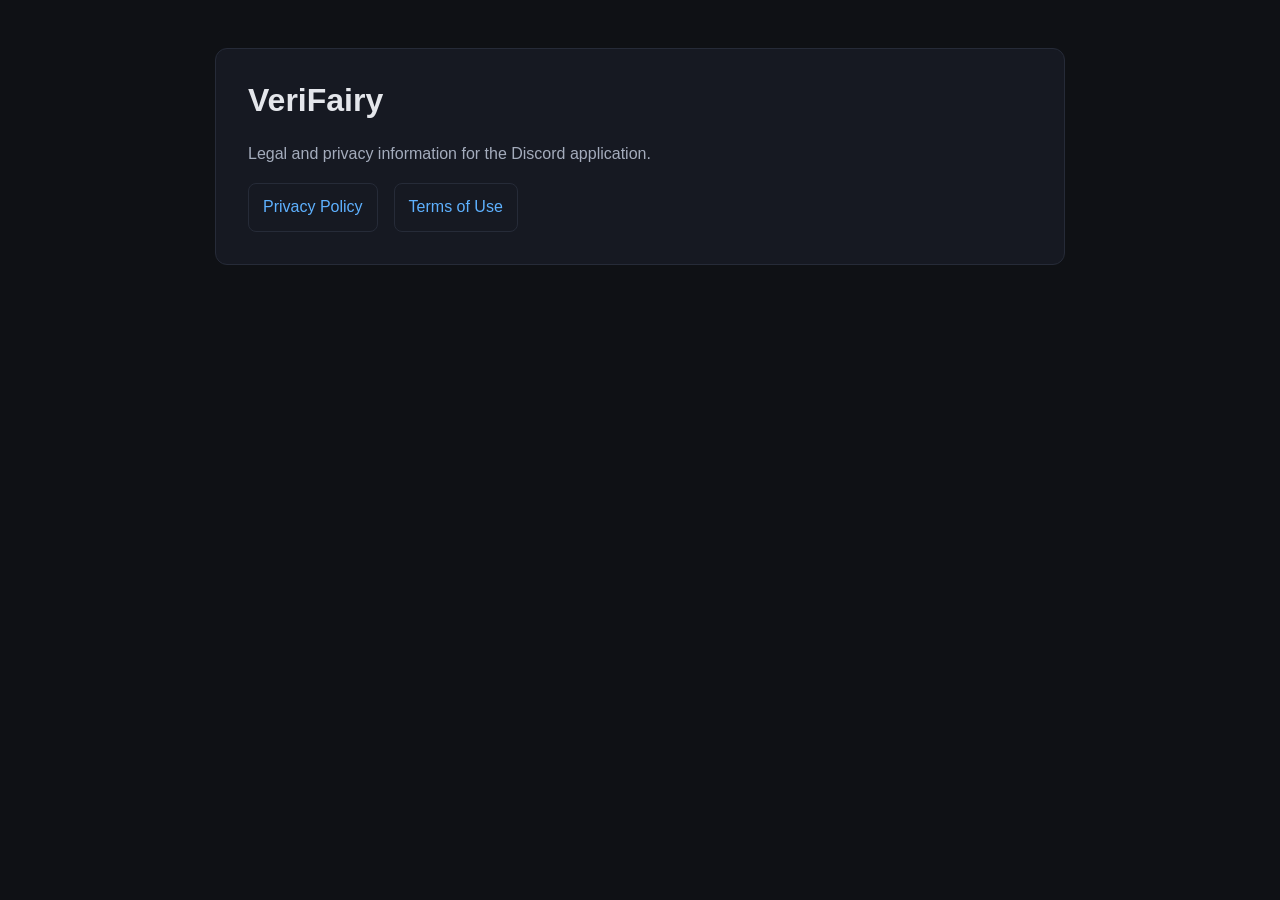
<file: index.html>
<!DOCTYPE html>
<html lang="en">
<head>
  <meta charset="UTF-8">
  <meta name="viewport" content="width=device-width, initial-scale=1.0">
  <title>Your Bot — Legal</title>
  <link rel="stylesheet" href="style.css">
</head>
<body>
  <main>
    <h1>VeriFairy</h1>
    <p>Legal and privacy information for the Discord application.</p>

    <nav>
      <a href="privacy.html">Privacy Policy</a>
      <a href="terms.html">Terms of Use</a>
    </nav>
  </main>
</body>
</html>
</file>
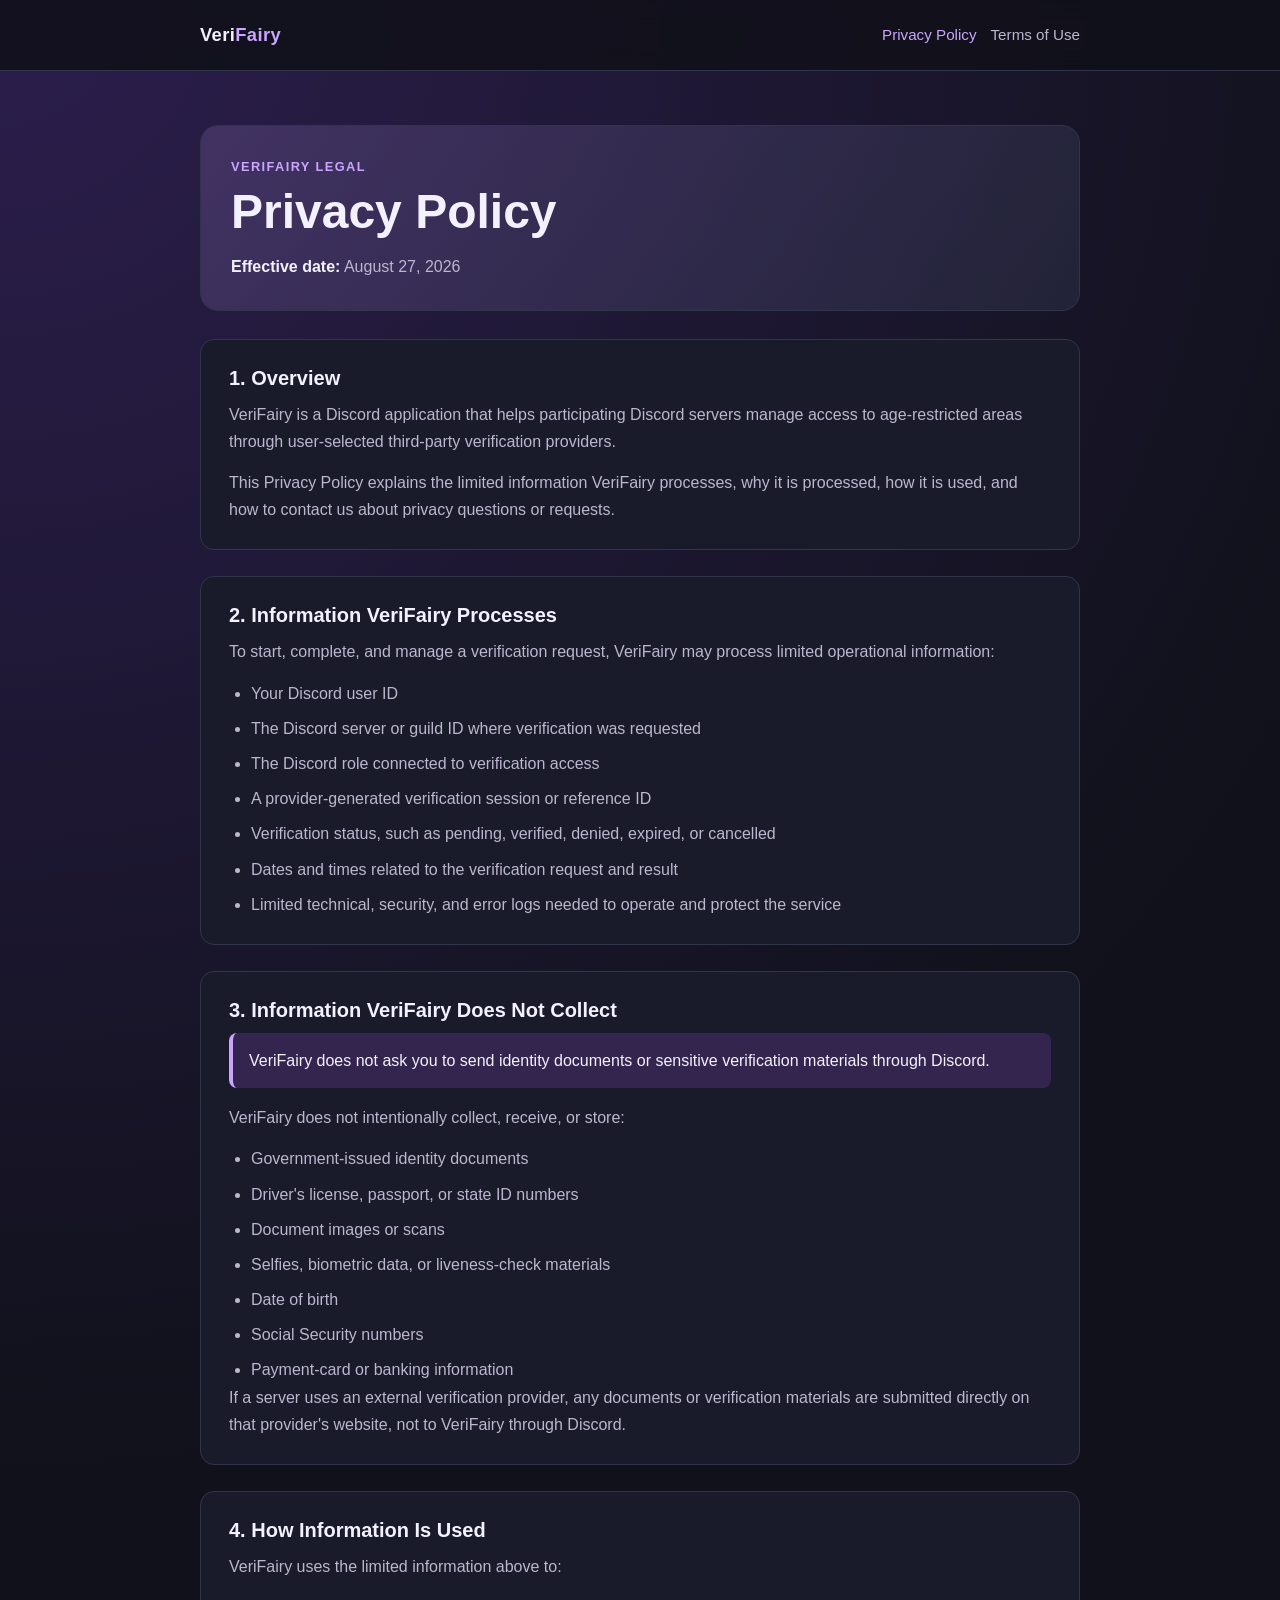
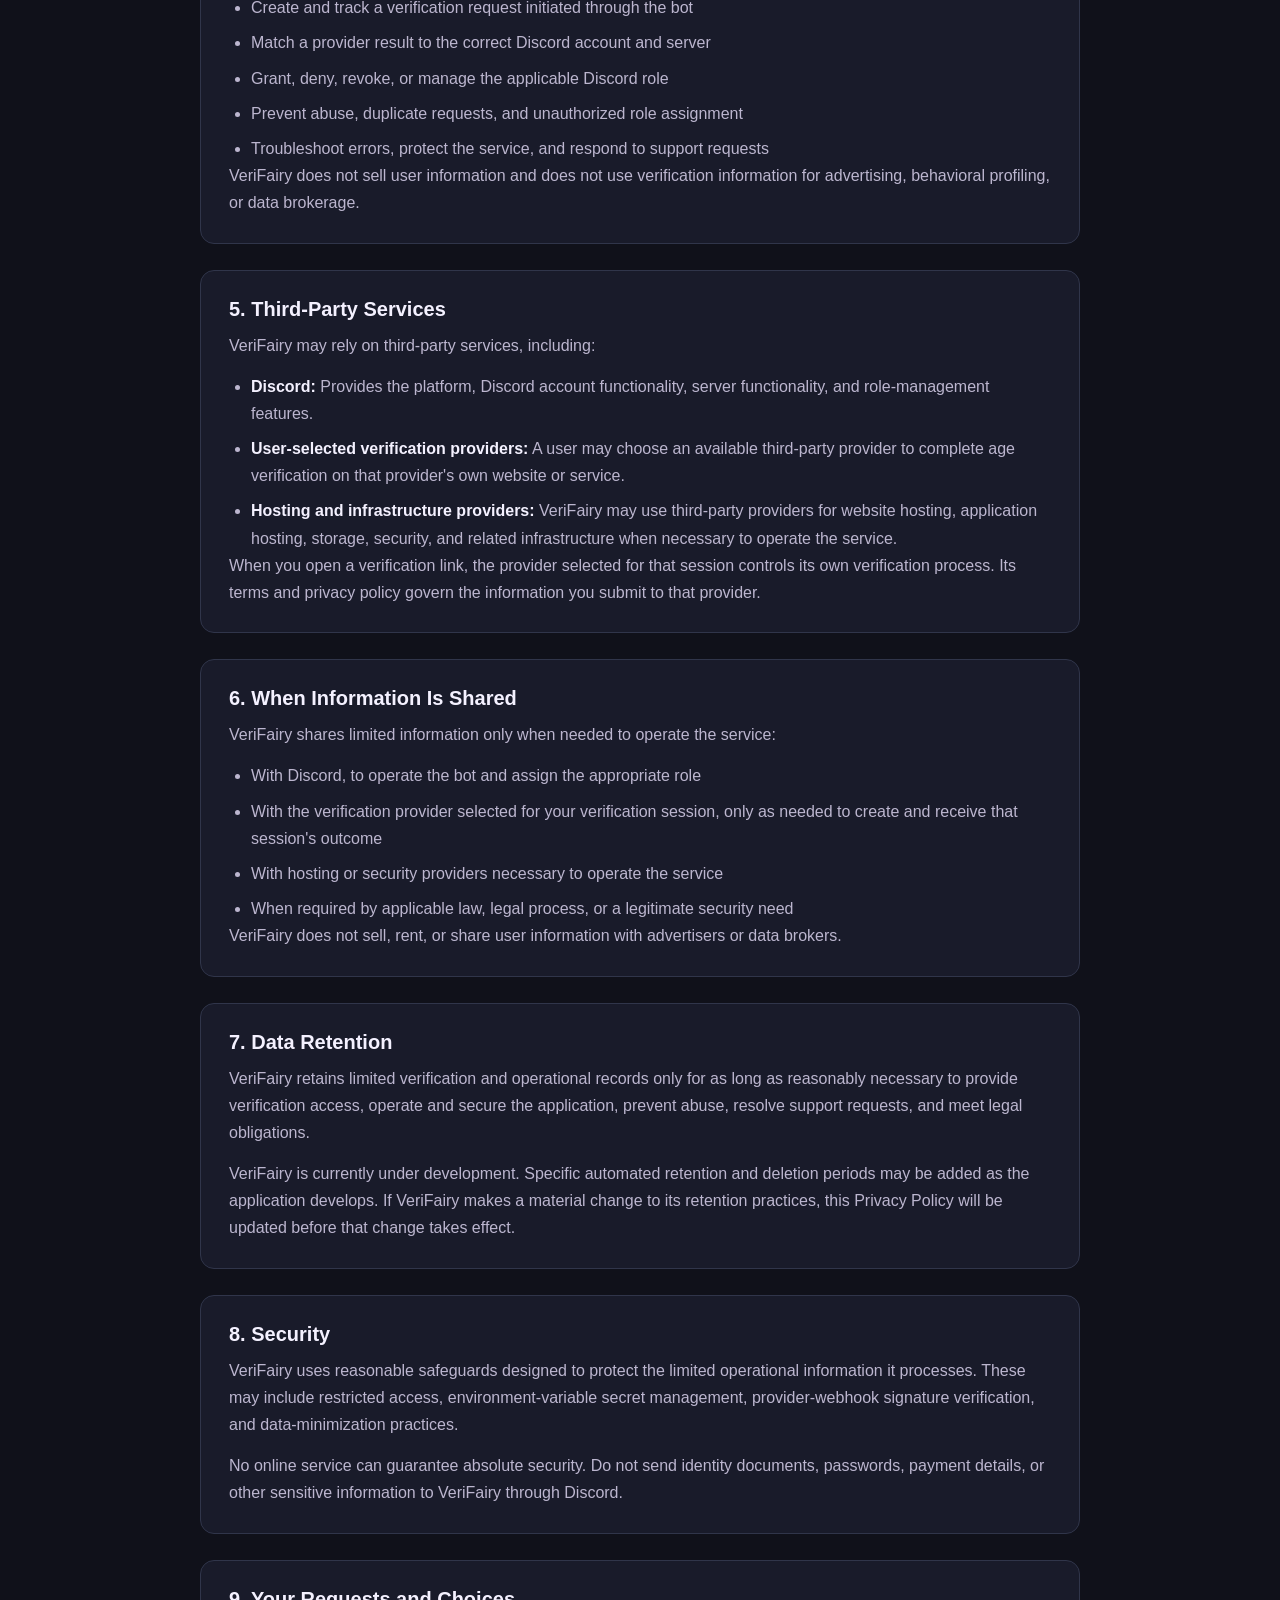
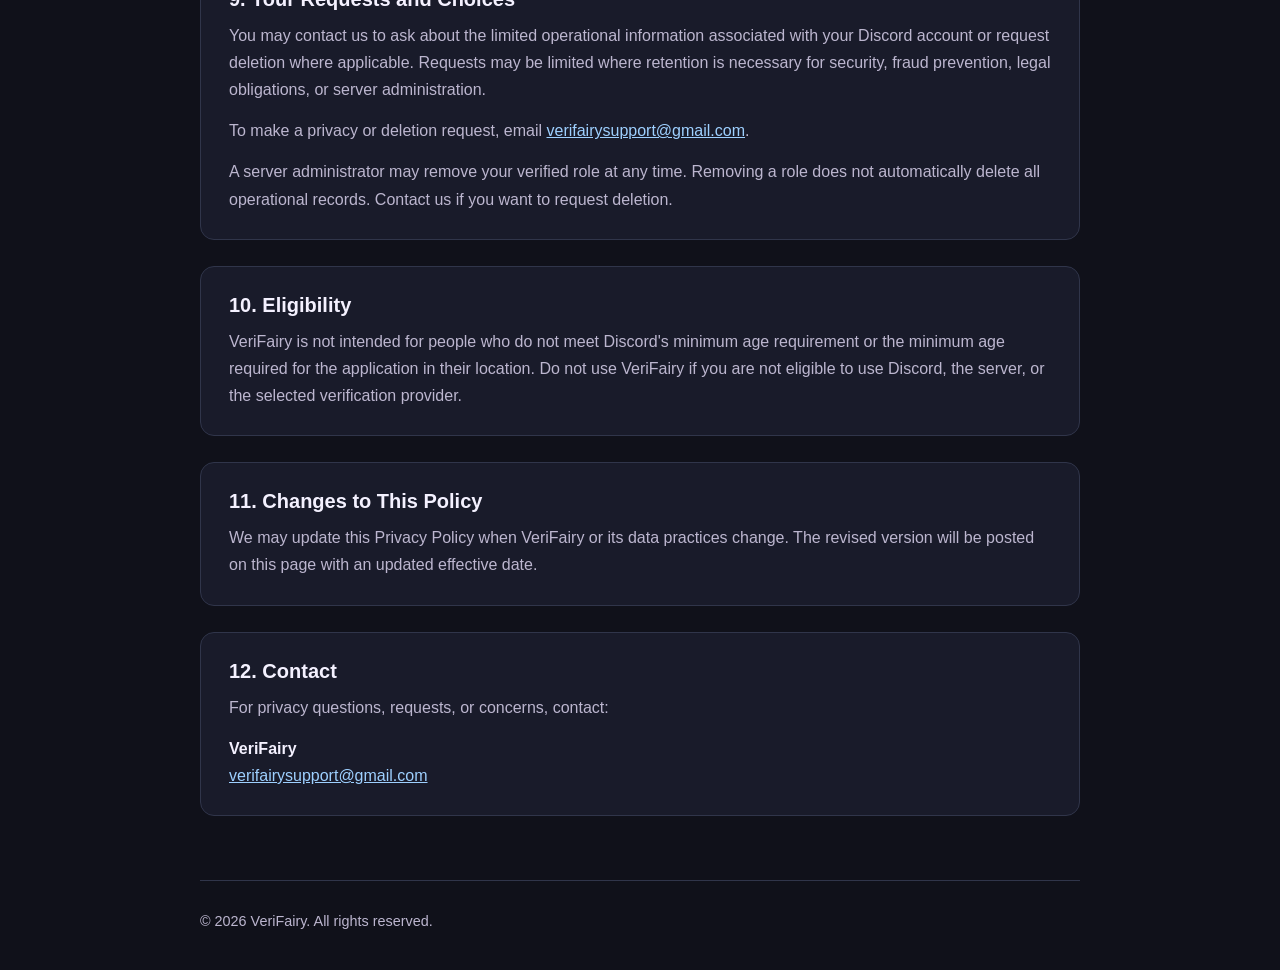
<file: privacy.html>
<!DOCTYPE html>
<html lang="en">
<head>
  <meta charset="UTF-8">
  <meta name="viewport" content="width=device-width, initial-scale=1.0">
  <meta name="description" content="VeriFairy Privacy Policy">
  <title>VeriFairy Privacy Policy</title>

  <style>
    :root {
      --bg: #10111a;
      --panel: #191b2a;
      --border: #30354a;
      --text: #f4f1ff;
      --muted: #bcb6cf;
      --accent: #caa6ff;
      --accent-dark: #33254d;
      --link: #9ed0ff;
      --max-width: 880px;
    }

    * { box-sizing: border-box; }

    html { scroll-behavior: smooth; }

    body {
      margin: 0;
      background: radial-gradient(circle at top left, #2c1e4d 0%, transparent 34%), var(--bg);
      color: var(--text);
      font-family: Arial, Helvetica, sans-serif;
      line-height: 1.7;
    }

    header {
      border-bottom: 1px solid var(--border);
      background: rgba(16, 17, 26, 0.88);
      backdrop-filter: blur(10px);
    }

    .nav, main, footer {
      width: min(var(--max-width), calc(100% - 32px));
      margin: 0 auto;
    }

    .nav {
      min-height: 70px;
      display: flex;
      align-items: center;
      justify-content: space-between;
      gap: 18px;
    }

    .brand {
      color: var(--text);
      text-decoration: none;
      font-size: 1.15rem;
      font-weight: 800;
      letter-spacing: 0.02em;
    }

    .brand span { color: var(--accent); }

    nav {
      display: flex;
      gap: 14px;
      flex-wrap: wrap;
    }

    nav a {
      color: var(--muted);
      text-decoration: none;
      font-size: 0.95rem;
    }

    nav a:hover, nav a[aria-current="page"] { color: var(--accent); }

    main { padding: 54px 0 64px; }

    .hero {
      padding: 30px;
      background: linear-gradient(135deg, rgba(202, 166, 255, 0.16), rgba(158, 208, 255, 0.08));
      border: 1px solid var(--border);
      border-radius: 18px;
      margin-bottom: 28px;
    }

    .eyebrow {
      margin: 0 0 8px;
      color: var(--accent);
      font-size: 0.8rem;
      font-weight: 800;
      letter-spacing: 0.11em;
      text-transform: uppercase;
    }

    h1 {
      margin: 0;
      font-size: clamp(2rem, 5vw, 3rem);
      line-height: 1.1;
    }

    .effective-date {
      margin: 14px 0 0;
      color: var(--muted);
    }

    section {
      margin-top: 26px;
      padding: 26px 28px;
      background: var(--panel);
      border: 1px solid var(--border);
      border-radius: 14px;
    }

    h2 {
      margin: 0 0 10px;
      font-size: 1.25rem;
      line-height: 1.25;
    }

    p, li { color: var(--muted); }

    p { margin: 0 0 14px; }

    p:last-child { margin-bottom: 0; }

    ul {
      margin: 12px 0 0;
      padding-left: 22px;
    }

    li + li { margin-top: 8px; }

    strong { color: var(--text); }

    a { color: var(--link); }

    .notice {
      border-left: 4px solid var(--accent);
      padding: 14px 16px;
      background: var(--accent-dark);
      border-radius: 8px;
      color: var(--text);
    }

    footer {
      border-top: 1px solid var(--border);
      padding: 28px 0 36px;
      color: var(--muted);
      font-size: 0.9rem;
    }

    @media (max-width: 560px) {
      .nav {
        padding: 16px 0;
        align-items: flex-start;
        flex-direction: column;
      }

      main { padding-top: 32px; }

      .hero, section { padding: 22px; }
    }
  </style>
</head>

<body>
  <header>
    <div class="nav">
      <a class="brand" href="index.html">Veri<span>Fairy</span></a>

      <nav aria-label="Legal pages">
        <a href="privacy.html" aria-current="page">Privacy Policy</a>
        <a href="terms.html">Terms of Use</a>
      </nav>
    </div>
  </header>

  <main>
    <div class="hero">
      <p class="eyebrow">VeriFairy legal</p>
      <h1>Privacy Policy</h1>
      <p class="effective-date"><strong>Effective date:</strong> August 27, 2026</p>
    </div>

    <section>
      <h2>1. Overview</h2>
      <p>
        VeriFairy is a Discord application that helps participating Discord
        servers manage access to age-restricted areas through user-selected
        third-party verification providers.
      </p>
      <p>
        This Privacy Policy explains the limited information VeriFairy processes,
        why it is processed, how it is used, and how to contact us about privacy
        questions or requests.
      </p>
    </section>

    <section>
      <h2>2. Information VeriFairy Processes</h2>
      <p>
        To start, complete, and manage a verification request, VeriFairy may
        process limited operational information:
      </p>
      <ul>
        <li>Your Discord user ID</li>
        <li>The Discord server or guild ID where verification was requested</li>
        <li>The Discord role connected to verification access</li>
        <li>A provider-generated verification session or reference ID</li>
        <li>Verification status, such as pending, verified, denied, expired, or cancelled</li>
        <li>Dates and times related to the verification request and result</li>
        <li>Limited technical, security, and error logs needed to operate and protect the service</li>
      </ul>
    </section>

    <section>
      <h2>3. Information VeriFairy Does Not Collect</h2>
      <div class="notice">
        VeriFairy does not ask you to send identity documents or sensitive
        verification materials through Discord.
      </div>

      <p style="margin-top: 16px;">
        VeriFairy does not intentionally collect, receive, or store:
      </p>

      <ul>
        <li>Government-issued identity documents</li>
        <li>Driver's license, passport, or state ID numbers</li>
        <li>Document images or scans</li>
        <li>Selfies, biometric data, or liveness-check materials</li>
        <li>Date of birth</li>
        <li>Social Security numbers</li>
        <li>Payment-card or banking information</li>
      </ul>

      <p>
        If a server uses an external verification provider, any documents or
        verification materials are submitted directly on that provider's website,
        not to VeriFairy through Discord.
      </p>
    </section>

    <section>
      <h2>4. How Information Is Used</h2>
      <p>VeriFairy uses the limited information above to:</p>
      <ul>
        <li>Create and track a verification request initiated through the bot</li>
        <li>Match a provider result to the correct Discord account and server</li>
        <li>Grant, deny, revoke, or manage the applicable Discord role</li>
        <li>Prevent abuse, duplicate requests, and unauthorized role assignment</li>
        <li>Troubleshoot errors, protect the service, and respond to support requests</li>
      </ul>

      <p>
        VeriFairy does not sell user information and does not use verification
        information for advertising, behavioral profiling, or data brokerage.
      </p>
    </section>

    <section>
      <h2>5. Third-Party Services</h2>
      <p>VeriFairy may rely on third-party services, including:</p>

      <ul>
        <li>
          <strong>Discord:</strong> Provides the platform, Discord account
          functionality, server functionality, and role-management features.
        </li>
        <li>
          <strong>User-selected verification providers:</strong> A user may choose
          an available third-party provider to complete age verification on that
          provider's own website or service.
        </li>
        <li>
          <strong>Hosting and infrastructure providers:</strong> VeriFairy may use
          third-party providers for website hosting, application hosting, storage,
          security, and related infrastructure when necessary to operate the service.
        </li>
      </ul>

      <p>
        When you open a verification link, the provider selected for that session
        controls its own verification process. Its terms and privacy policy govern
        the information you submit to that provider.
      </p>
    </section>

    <section>
      <h2>6. When Information Is Shared</h2>
      <p>VeriFairy shares limited information only when needed to operate the service:</p>

      <ul>
        <li>With Discord, to operate the bot and assign the appropriate role</li>
        <li>With the verification provider selected for your verification session, only as needed to create and receive that session's outcome</li>
        <li>With hosting or security providers necessary to operate the service</li>
        <li>When required by applicable law, legal process, or a legitimate security need</li>
      </ul>

      <p>
        VeriFairy does not sell, rent, or share user information with advertisers
        or data brokers.
      </p>
    </section>

    <section>
      <h2>7. Data Retention</h2>
      <p>
        VeriFairy retains limited verification and operational records only for as
        long as reasonably necessary to provide verification access, operate and
        secure the application, prevent abuse, resolve support requests, and meet
        legal obligations.
      </p>
      <p>
        VeriFairy is currently under development. Specific automated retention
        and deletion periods may be added as the application develops. If VeriFairy
        makes a material change to its retention practices, this Privacy Policy
        will be updated before that change takes effect.
      </p>
    </section>

    <section>
      <h2>8. Security</h2>
      <p>
        VeriFairy uses reasonable safeguards designed to protect the limited
        operational information it processes. These may include restricted access,
        environment-variable secret management, provider-webhook signature
        verification, and data-minimization practices.
      </p>
      <p>
        No online service can guarantee absolute security. Do not send identity
        documents, passwords, payment details, or other sensitive information to
        VeriFairy through Discord.
      </p>
    </section>

    <section>
      <h2>9. Your Requests and Choices</h2>
      <p>
        You may contact us to ask about the limited operational information
        associated with your Discord account or request deletion where applicable.
        Requests may be limited where retention is necessary for security, fraud
        prevention, legal obligations, or server administration.
      </p>
      <p>
        To make a privacy or deletion request, email
        <a href="mailto:verifairysupport@gmail.com">verifairysupport@gmail.com</a>.
      </p>
      <p>
        A server administrator may remove your verified role at any time.
        Removing a role does not automatically delete all operational records.
        Contact us if you want to request deletion.
      </p>
    </section>

    <section>
      <h2>10. Eligibility</h2>
      <p>
        VeriFairy is not intended for people who do not meet Discord's minimum
        age requirement or the minimum age required for the application in their
        location. Do not use VeriFairy if you are not eligible to use Discord,
        the server, or the selected verification provider.
      </p>
    </section>

    <section>
      <h2>11. Changes to This Policy</h2>
      <p>
        We may update this Privacy Policy when VeriFairy or its data practices
        change. The revised version will be posted on this page with an updated
        effective date.
      </p>
    </section>

    <section>
      <h2>12. Contact</h2>
      <p>
        For privacy questions, requests, or concerns, contact:
      </p>
      <p>
        <strong>VeriFairy</strong><br>
        <a href="mailto:verifairysupport@gmail.com">verifairysupport@gmail.com</a>
      </p>
    </section>
  </main>

  <footer>
    <p>© <span id="year"></span> VeriFairy. All rights reserved.</p>
  </footer>

  <script>
    document.getElementById("year").textContent = new Date().getFullYear();
  </script>
</body>
</html>
</file>
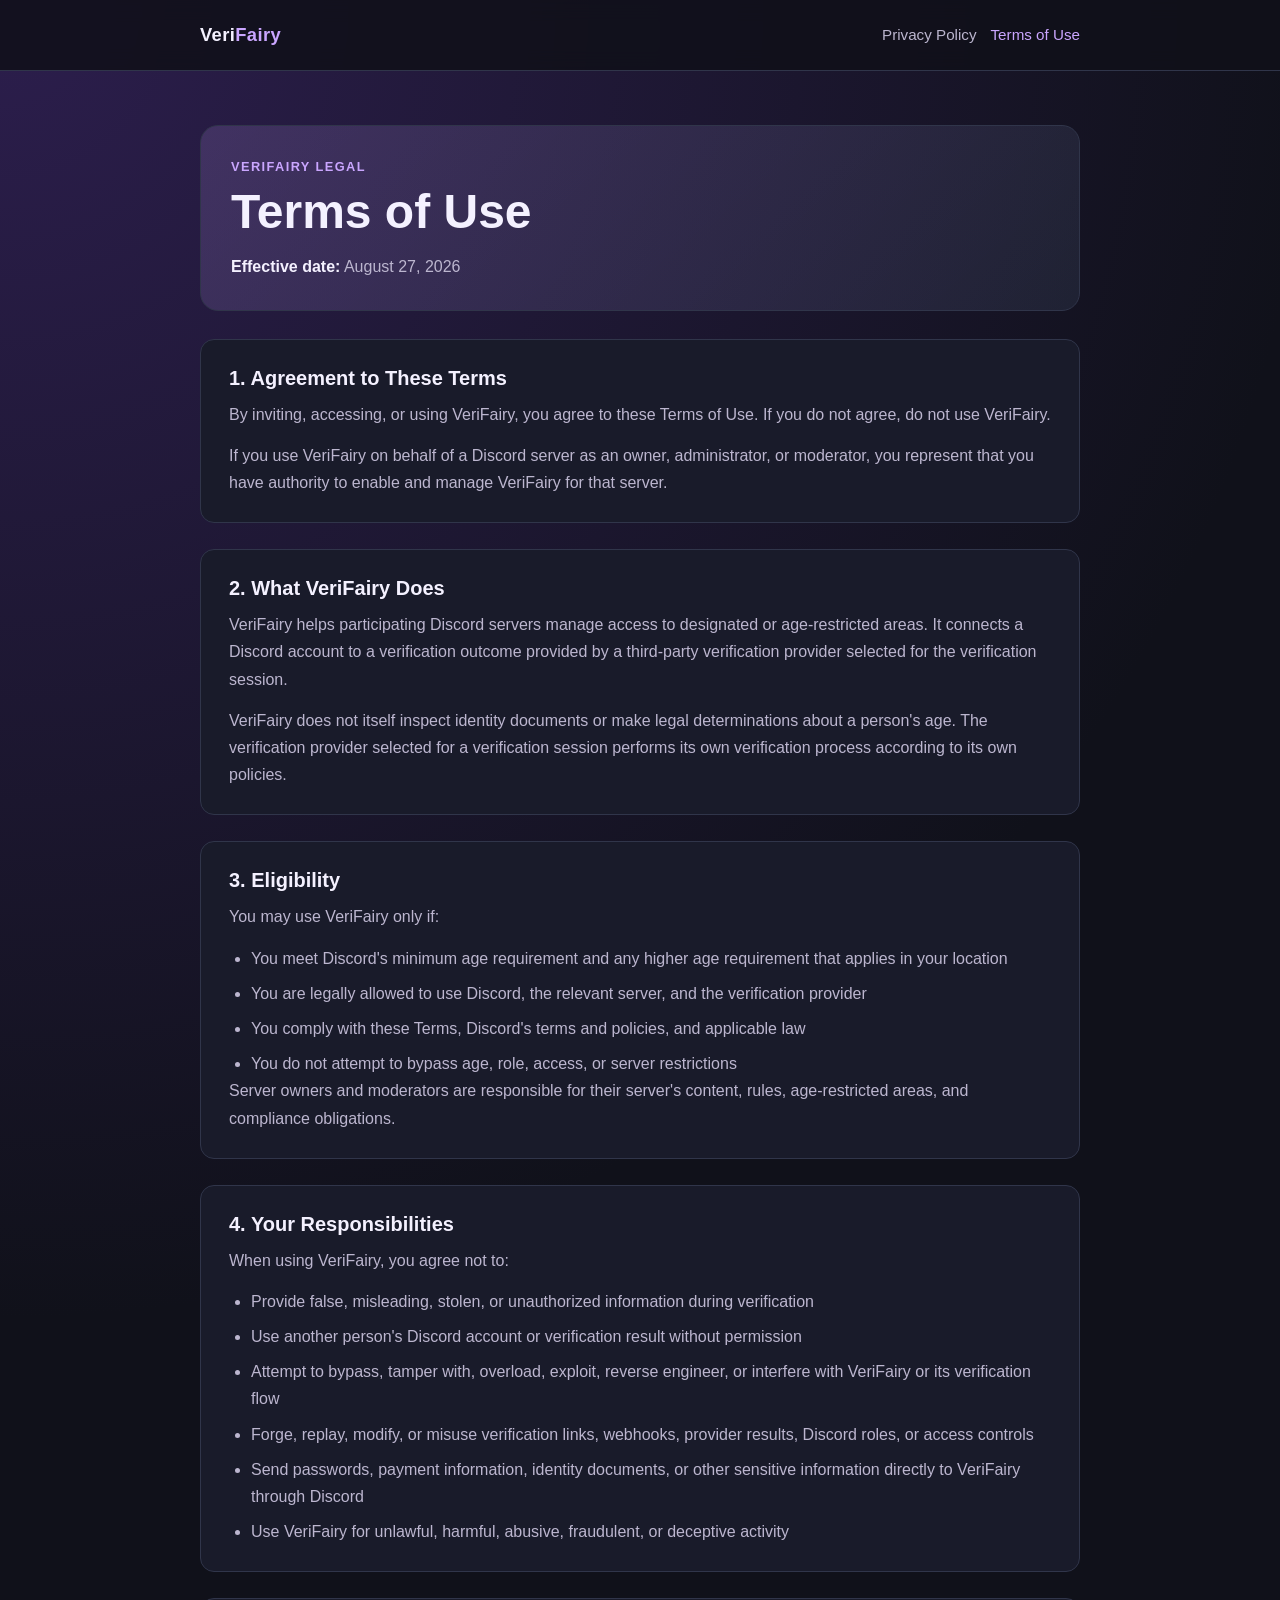
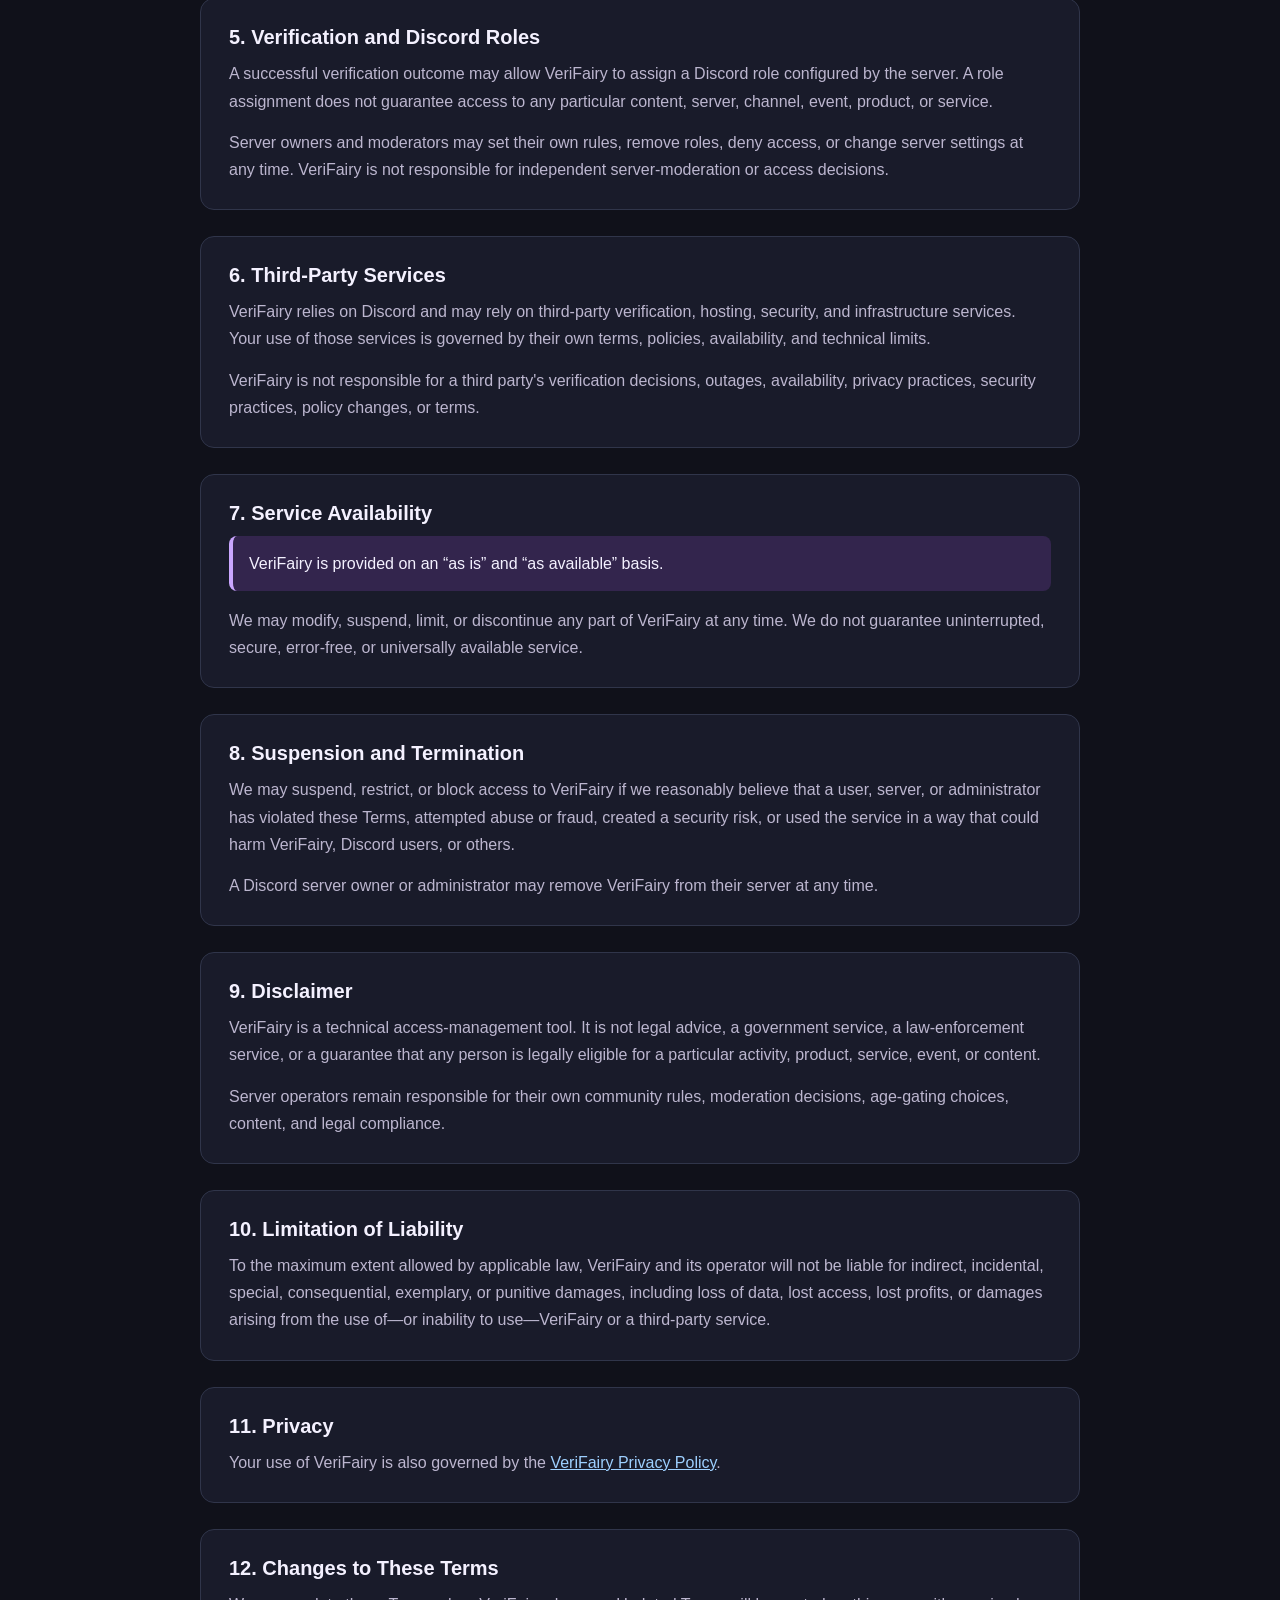
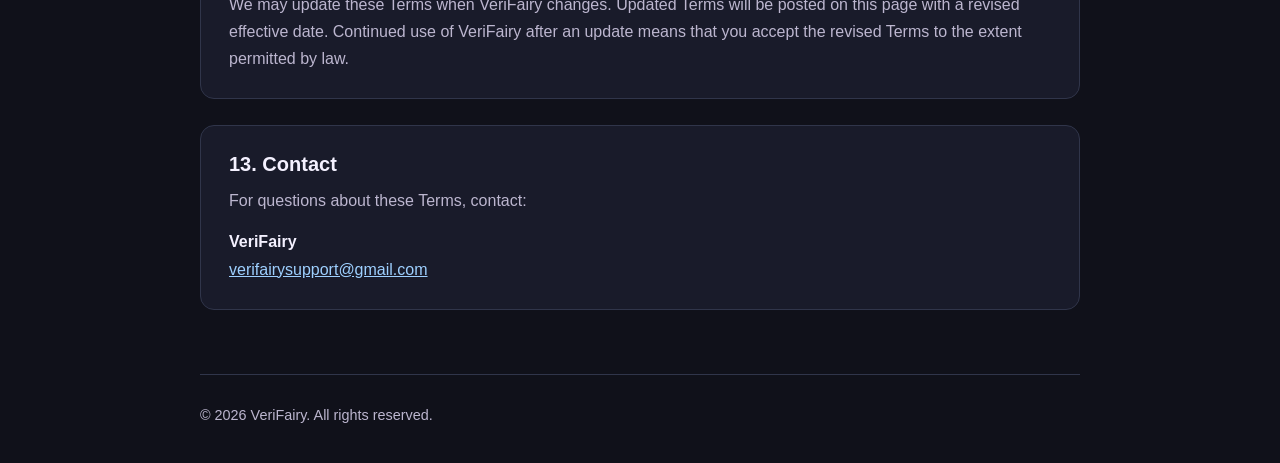
<file: terms.html>
<!DOCTYPE html>
<html lang="en">
<head>
  <meta charset="UTF-8">
  <meta name="viewport" content="width=device-width, initial-scale=1.0">
  <meta name="description" content="VeriFairy Terms of Use">
  <title>VeriFairy Terms of Use</title>

  <style>
    :root {
      --bg: #10111a;
      --panel: #191b2a;
      --border: #30354a;
      --text: #f4f1ff;
      --muted: #bcb6cf;
      --accent: #caa6ff;
      --accent-dark: #33254d;
      --link: #9ed0ff;
      --max-width: 880px;
    }

    * { box-sizing: border-box; }

    html { scroll-behavior: smooth; }

    body {
      margin: 0;
      background: radial-gradient(circle at top left, #2c1e4d 0%, transparent 34%), var(--bg);
      color: var(--text);
      font-family: Arial, Helvetica, sans-serif;
      line-height: 1.7;
    }

    header {
      border-bottom: 1px solid var(--border);
      background: rgba(16, 17, 26, 0.88);
      backdrop-filter: blur(10px);
    }

    .nav, main, footer {
      width: min(var(--max-width), calc(100% - 32px));
      margin: 0 auto;
    }

    .nav {
      min-height: 70px;
      display: flex;
      align-items: center;
      justify-content: space-between;
      gap: 18px;
    }

    .brand {
      color: var(--text);
      text-decoration: none;
      font-size: 1.15rem;
      font-weight: 800;
      letter-spacing: 0.02em;
    }

    .brand span { color: var(--accent); }

    nav {
      display: flex;
      gap: 14px;
      flex-wrap: wrap;
    }

    nav a {
      color: var(--muted);
      text-decoration: none;
      font-size: 0.95rem;
    }

    nav a:hover, nav a[aria-current="page"] { color: var(--accent); }

    main { padding: 54px 0 64px; }

    .hero {
      padding: 30px;
      background: linear-gradient(135deg, rgba(202, 166, 255, 0.16), rgba(158, 208, 255, 0.08));
      border: 1px solid var(--border);
      border-radius: 18px;
      margin-bottom: 28px;
    }

    .eyebrow {
      margin: 0 0 8px;
      color: var(--accent);
      font-size: 0.8rem;
      font-weight: 800;
      letter-spacing: 0.11em;
      text-transform: uppercase;
    }

    h1 {
      margin: 0;
      font-size: clamp(2rem, 5vw, 3rem);
      line-height: 1.1;
    }

    .effective-date {
      margin: 14px 0 0;
      color: var(--muted);
    }

    section {
      margin-top: 26px;
      padding: 26px 28px;
      background: var(--panel);
      border: 1px solid var(--border);
      border-radius: 14px;
    }

    h2 {
      margin: 0 0 10px;
      font-size: 1.25rem;
      line-height: 1.25;
    }

    p, li { color: var(--muted); }

    p { margin: 0 0 14px; }

    p:last-child { margin-bottom: 0; }

    ul {
      margin: 12px 0 0;
      padding-left: 22px;
    }

    li + li { margin-top: 8px; }

    strong { color: var(--text); }

    a { color: var(--link); }

    .notice {
      border-left: 4px solid var(--accent);
      padding: 14px 16px;
      background: var(--accent-dark);
      border-radius: 8px;
      color: var(--text);
    }

    footer {
      border-top: 1px solid var(--border);
      padding: 28px 0 36px;
      color: var(--muted);
      font-size: 0.9rem;
    }

    @media (max-width: 560px) {
      .nav {
        padding: 16px 0;
        align-items: flex-start;
        flex-direction: column;
      }

      main { padding-top: 32px; }

      .hero, section { padding: 22px; }
    }
  </style>
</head>

<body>
  <header>
    <div class="nav">
      <a class="brand" href="index.html">Veri<span>Fairy</span></a>

      <nav aria-label="Legal pages">
        <a href="privacy.html">Privacy Policy</a>
        <a href="terms.html" aria-current="page">Terms of Use</a>
      </nav>
    </div>
  </header>

  <main>
    <div class="hero">
      <p class="eyebrow">VeriFairy legal</p>
      <h1>Terms of Use</h1>
      <p class="effective-date"><strong>Effective date:</strong> August 27, 2026</p>
    </div>

    <section>
      <h2>1. Agreement to These Terms</h2>
      <p>
        By inviting, accessing, or using VeriFairy, you agree to these Terms of
        Use. If you do not agree, do not use VeriFairy.
      </p>
      <p>
        If you use VeriFairy on behalf of a Discord server as an owner,
        administrator, or moderator, you represent that you have authority to
        enable and manage VeriFairy for that server.
      </p>
    </section>

    <section>
      <h2>2. What VeriFairy Does</h2>
      <p>
        VeriFairy helps participating Discord servers manage access to designated
        or age-restricted areas. It connects a Discord account to a verification
        outcome provided by a third-party verification provider selected for the
        verification session.
      </p>
      <p>
        VeriFairy does not itself inspect identity documents or make legal
        determinations about a person's age. The verification provider selected
        for a verification session performs its own verification process according
        to its own policies.
      </p>
    </section>

    <section>
      <h2>3. Eligibility</h2>
      <p>You may use VeriFairy only if:</p>

      <ul>
        <li>You meet Discord's minimum age requirement and any higher age requirement that applies in your location</li>
        <li>You are legally allowed to use Discord, the relevant server, and the verification provider</li>
        <li>You comply with these Terms, Discord's terms and policies, and applicable law</li>
        <li>You do not attempt to bypass age, role, access, or server restrictions</li>
      </ul>

      <p>
        Server owners and moderators are responsible for their server's content,
        rules, age-restricted areas, and compliance obligations.
      </p>
    </section>

    <section>
      <h2>4. Your Responsibilities</h2>
      <p>When using VeriFairy, you agree not to:</p>

      <ul>
        <li>Provide false, misleading, stolen, or unauthorized information during verification</li>
        <li>Use another person's Discord account or verification result without permission</li>
        <li>Attempt to bypass, tamper with, overload, exploit, reverse engineer, or interfere with VeriFairy or its verification flow</li>
        <li>Forge, replay, modify, or misuse verification links, webhooks, provider results, Discord roles, or access controls</li>
        <li>Send passwords, payment information, identity documents, or other sensitive information directly to VeriFairy through Discord</li>
        <li>Use VeriFairy for unlawful, harmful, abusive, fraudulent, or deceptive activity</li>
      </ul>
    </section>

    <section>
      <h2>5. Verification and Discord Roles</h2>
      <p>
        A successful verification outcome may allow VeriFairy to assign a Discord
        role configured by the server. A role assignment does not guarantee access
        to any particular content, server, channel, event, product, or service.
      </p>
      <p>
        Server owners and moderators may set their own rules, remove roles, deny
        access, or change server settings at any time. VeriFairy is not responsible
        for independent server-moderation or access decisions.
      </p>
    </section>

    <section>
      <h2>6. Third-Party Services</h2>
      <p>
        VeriFairy relies on Discord and may rely on third-party verification,
        hosting, security, and infrastructure services. Your use of those services
        is governed by their own terms, policies, availability, and technical limits.
      </p>
      <p>
        VeriFairy is not responsible for a third party's verification decisions,
        outages, availability, privacy practices, security practices, policy
        changes, or terms.
      </p>
    </section>

    <section>
      <h2>7. Service Availability</h2>
      <div class="notice">
        VeriFairy is provided on an “as is” and “as available” basis.
      </div>

      <p style="margin-top: 16px;">
        We may modify, suspend, limit, or discontinue any part of VeriFairy at
        any time. We do not guarantee uninterrupted, secure, error-free, or
        universally available service.
      </p>
    </section>

    <section>
      <h2>8. Suspension and Termination</h2>
      <p>
        We may suspend, restrict, or block access to VeriFairy if we reasonably
        believe that a user, server, or administrator has violated these Terms,
        attempted abuse or fraud, created a security risk, or used the service in
        a way that could harm VeriFairy, Discord users, or others.
      </p>
      <p>
        A Discord server owner or administrator may remove VeriFairy from their
        server at any time.
      </p>
    </section>

    <section>
      <h2>9. Disclaimer</h2>
      <p>
        VeriFairy is a technical access-management tool. It is not legal advice,
        a government service, a law-enforcement service, or a guarantee that any
        person is legally eligible for a particular activity, product, service,
        event, or content.
      </p>
      <p>
        Server operators remain responsible for their own community rules,
        moderation decisions, age-gating choices, content, and legal compliance.
      </p>
    </section>

    <section>
      <h2>10. Limitation of Liability</h2>
      <p>
        To the maximum extent allowed by applicable law, VeriFairy and its
        operator will not be liable for indirect, incidental, special,
        consequential, exemplary, or punitive damages, including loss of data,
        lost access, lost profits, or damages arising from the use of—or inability
        to use—VeriFairy or a third-party service.
      </p>
    </section>

    <section>
      <h2>11. Privacy</h2>
      <p>
        Your use of VeriFairy is also governed by the
        <a href="privacy.html">VeriFairy Privacy Policy</a>.
      </p>
    </section>

    <section>
      <h2>12. Changes to These Terms</h2>
      <p>
        We may update these Terms when VeriFairy changes. Updated Terms will be
        posted on this page with a revised effective date. Continued use of
        VeriFairy after an update means that you accept the revised Terms to the
        extent permitted by law.
      </p>
    </section>

    <section>
      <h2>13. Contact</h2>
      <p>For questions about these Terms, contact:</p>

      <p>
        <strong>VeriFairy</strong><br>
        <a href="mailto:verifairysupport@gmail.com">verifairysupport@gmail.com</a>
      </p>
    </section>
  </main>

  <footer>
    <p>© <span id="year"></span> VeriFairy. All rights reserved.</p>
  </footer>

  <script>
    document.getElementById("year").textContent = new Date().getFullYear();
  </script>
</body>
</html>
</file>
<file: style.css>
:root {
  --bg: #0f1115;
  --panel: #161922;
  --border: #262b38;
  --text: #e4e6eb;
  --dim: #a4acbc;
  --accent: #5eb1ff;
}

* {
  box-sizing: border-box;
}

body {
  margin: 0;
  background: var(--bg);
  color: var(--text);
  font-family: Arial, sans-serif;
  line-height: 1.65;
}

main {
  width: min(850px, calc(100% - 32px));
  margin: 48px auto;
  background: var(--panel);
  border: 1px solid var(--border);
  border-radius: 12px;
  padding: 32px;
}

h1, h2 {
  line-height: 1.2;
}

h1 {
  margin-top: 0;
}

h2 {
  margin-top: 32px;
  font-size: 1.25rem;
}

p, li {
  color: var(--dim);
}

a {
  color: var(--accent);
}

nav {
  display: flex;
  gap: 16px;
  flex-wrap: wrap;
}

nav a {
  border: 1px solid var(--border);
  border-radius: 8px;
  padding: 10px 14px;
  text-decoration: none;
}

nav a:hover {
  background: #202637;
}
</file>
